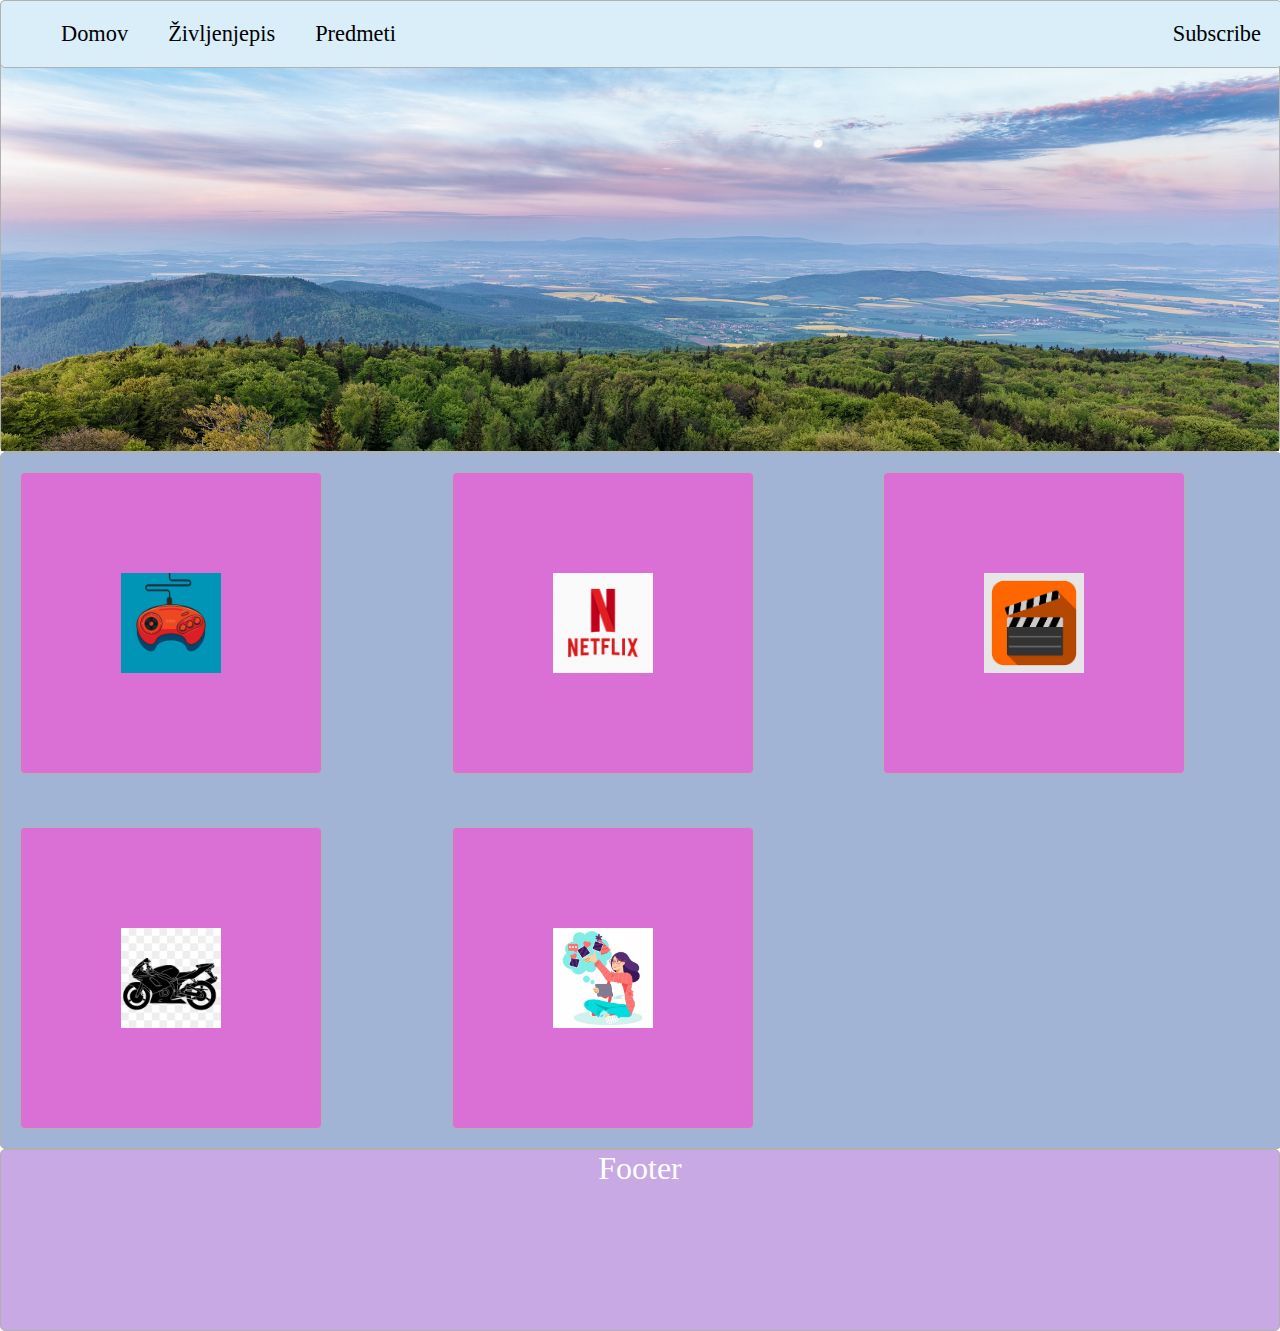
<file: index.html>
<!DOCTYPE html>
<html>
<head>
  <title>Layout Master</title>
  <link rel="stylesheet" type="text/css" href="./style.css">
</head>
<body>
  <nav class="zone blue sticky">
    <ul class="main-nav">
      <li><a href="index.html">Domov</a></li>
      <li><a href="omeni.html">Življenjepis</a></li>
      <li><a href="predmeti.html">Predmeti</a></li>
      <li class="push"><a href="https://mailchi.mp/0c4f06153ad4/horvat">Subscribe</a></li>
    </ul>
  </nav>
    
  <div class="container zone ozadje"><img class="cover" src="./img/backround.jfif"></div>
  <div class="zone blueish grid-wrapper">
    <div class="box zone"><img src="./img/110-sega-megdrive.png"><p>Moje najljubše igre</p></div>
    <div class="box zone"><img src="./img/serije.png"><p>Moje najljubše serije</p></div>
    <div class="box zone"><img src="./img/filmi.png"><p>Moji najljubši filmi</p></div>
    <div class="box zone"><img src="./img/hobi.jpg"><p>Moji hobji</p></div>
    <div class="box zone"><img src="./img/spomini.jpg"><p>Moji najljubši trenutki</p></div>
  </div>
  <footer class="zone futr">Footer</footer>
</body> 
</html>
</file>
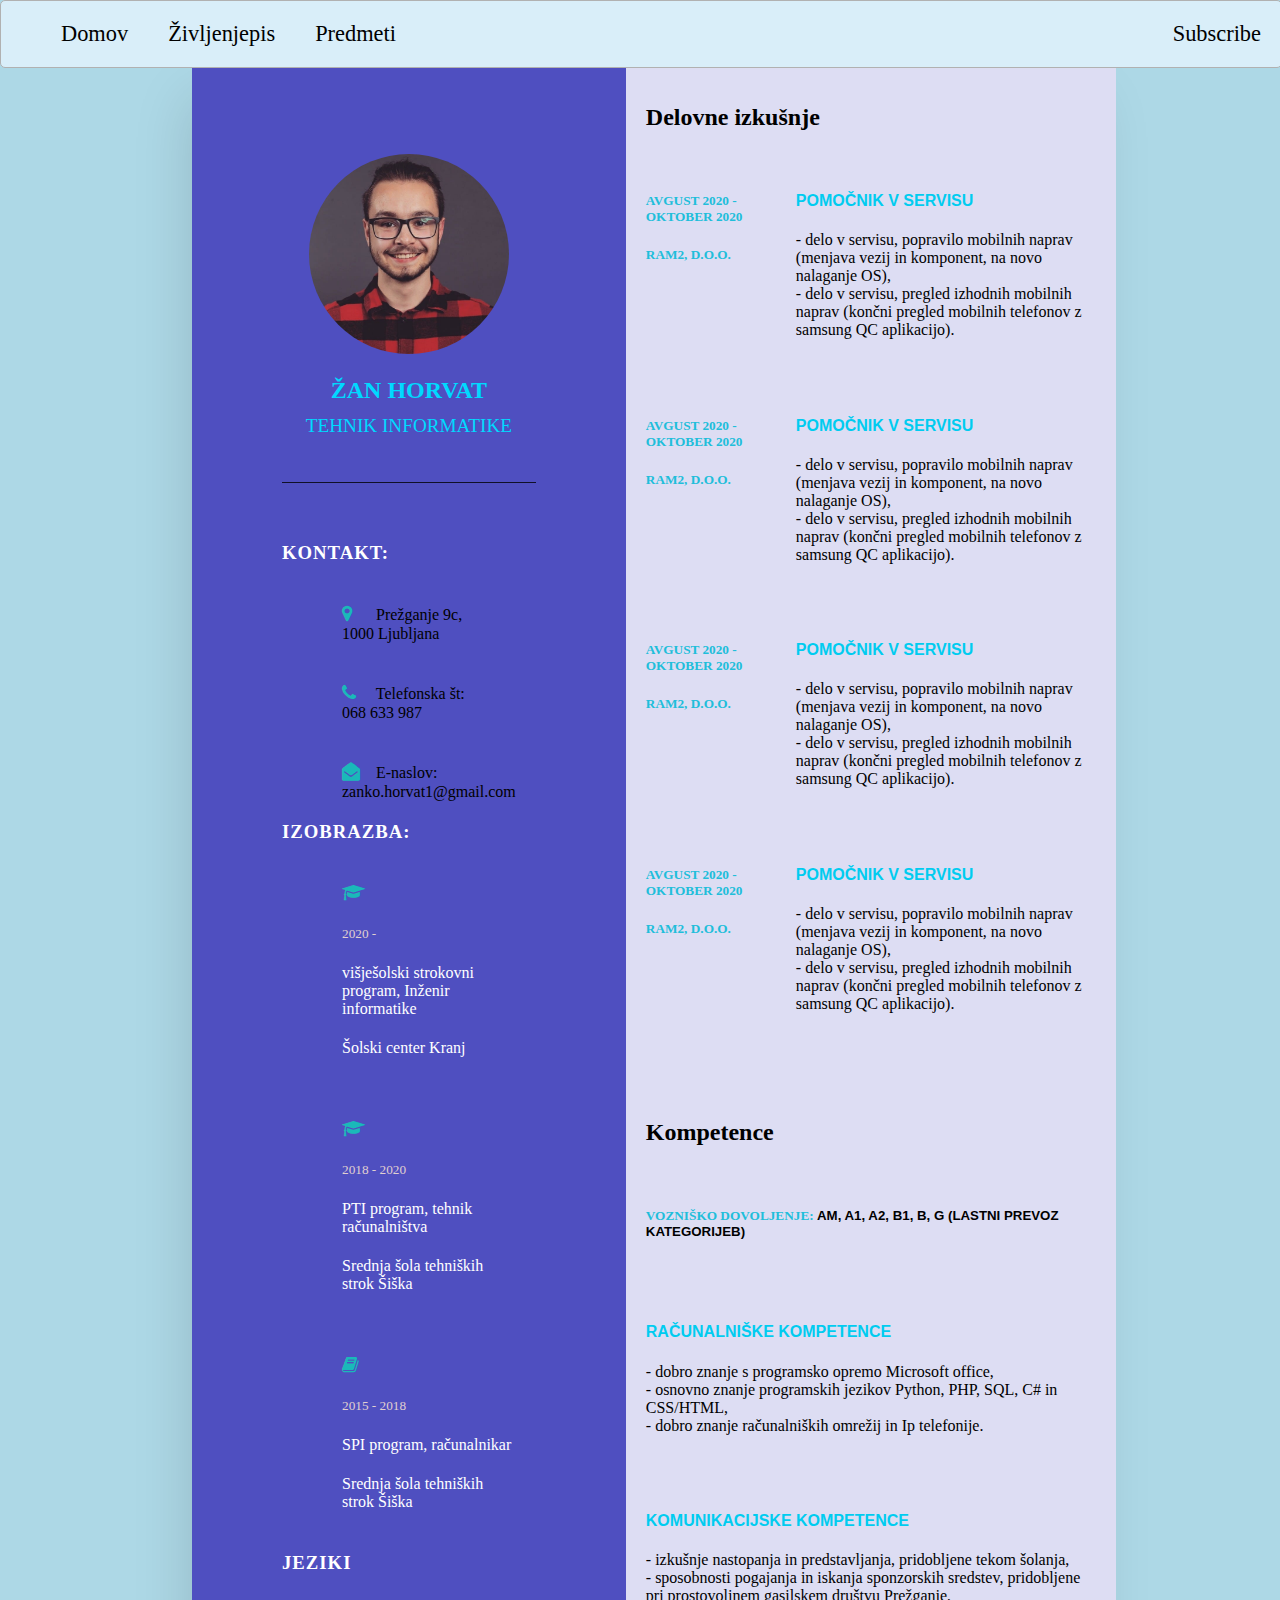
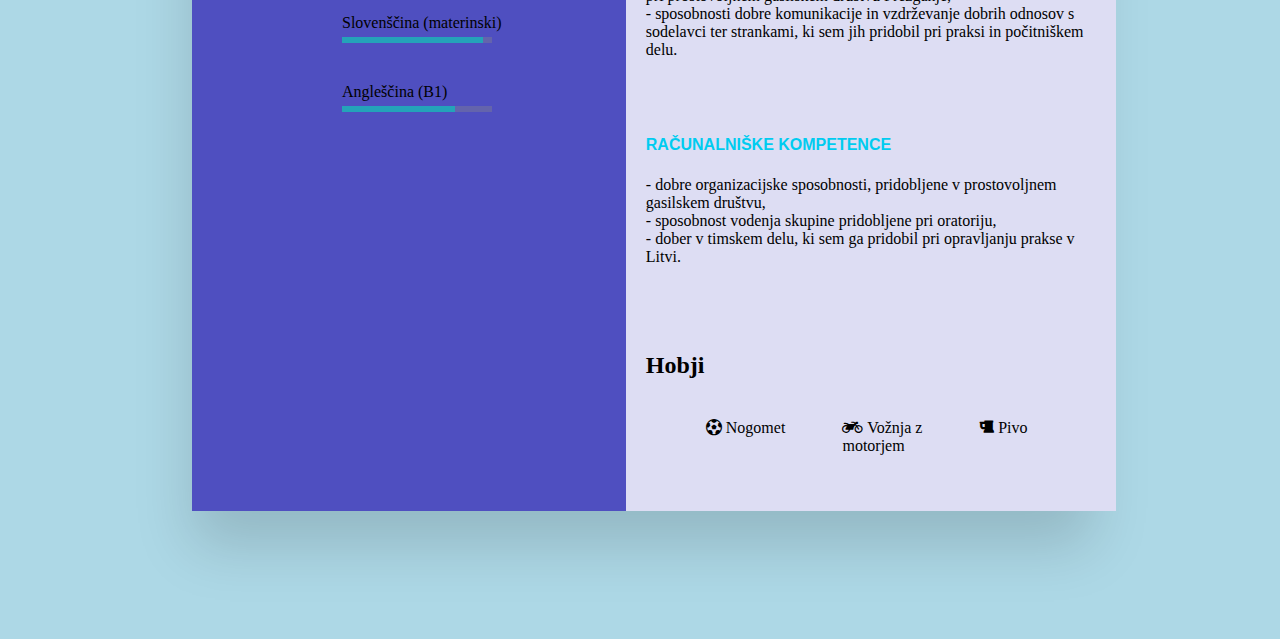
<file: omeni.html>
<!DOCTYPE html>
<html>
    <title>Življenjepis</title>
    <link rel="stylesheet" type="text/css" href="./style.css">
    <link rel="stylesheet" href="https://cdnjs.cloudflare.com/ajax/libs/font-awesome/4.7.0/css/font-awesome.css" integrity="sha512-5A8nwdMOWrSz20fDsjczgUidUBR8liPYU+WymTZP1lmY9G6Oc7HlZv156XqnsgNUzTyMefFTcsFH/tnJE/+xBg==" crossorigin="anonymous" referrerpolicy="no-referrer" />
    <body class="bodyziv">
      <nav class="zone blue sticky">
        <ul class="main-nav">
          <li><a href="index.html">Domov</a></li>
          <li><a href="omeni.html">Življenjepis</a></li>
          <li><a href="predmeti.html">Predmeti</a></li>
          <li class="push"><a href="https://mailchi.mp/0c4f06153ad4/horvat">Subscribe</a></li>
        </ul>
      </nav>
          <div class="zivljenjepis">
            <div class="leva-stran">
              <div class="profil">
                <div class="imgBox">
                  <img src="./img/profiljpg.jpg">
                </div>
                <h2>Žan Horvat<br><span>Tehnik informatike</span></h2>
              </div>
              <div class="kontakt">
                <h3 class="info">Kontakt:</h3>
                <ul>
                  <li>
                    <span class="icon"><i class="fa fa-map-marker" aria-hidden="true"></i>
                    </span>
                    <span class="text">Prežganje 9c, <br>1000 Ljubljana</span>
                  </li>
                  <li>
                    <span class="icon"><i class="fa fa-phone" aria-hidden="true"></i>
                    </span>
                    <span class="text">Telefonska št: <br>068 633 987</span>
                  </li>
                  <li>
                    <span class="icon"><i class="fa fa-envelope-open" aria-hidden="true"></i>
                    </span>
                    <span class="text">E-naslov: <br>zanko.horvat1@gmail.com</span>
                  </li>
                </ul>
              </div>

              <div class="kontakt izobrazba">
                <h3 class="info">Izobrazba:</h3>
                <ul>
                  <li>
                    <span class="icon"><i class="fa fa-graduation-cap" aria-hidden="true"></i>
                    </span>
                    <h5>2020 -</h5>
                    <h4>višješolski strokovni program, Inženir informatike </h4>
                    <h4>Šolski center Kranj</h4>
                  </li>
                  <li>
                    <span class="icon"><i class="fa fa-graduation-cap" aria-hidden="true"></i>
                    </span>
                    <h5>2018 - 2020</h5>
                    <h4>PTI program, tehnik računalništva </h4>
                    <h4>Srednja šola tehniških strok Šiška</h4>
                  </li>
                  <li>
                    <span class="icon"><i class="fa fa-book" aria-hidden="true"></i>
                    </span>
                    <h5>2015 - 2018</h5>
                    <h4>SPI program, računalnikar </h4>
                    <h4>Srednja šola tehniških strok Šiška</h4>
                  </li>
                </ul>
              </div>
              <div class="kontakt jezik">
                <h3 class="info">Jeziki</h3>
                <ul>
                  <li>
                    <span class="text">Slovenščina (materinski)</span>
                    <span class="percent">
                      <div style="width: 94%;"></div>
                    </span>
                  </li>
                  <li>
                    <span class="text">Angleščina (B1)</span>
                    <span class="percent">
                      <div style="width: 75%;"></div>
                    </span>
                  </li>
                </ul>
              </div>
            </div>
            <div class="desna-stran">
              <div class="about">
                <h2 class="title3">Delovne izkušnje</h2>
                <div class="boks">
                  <div class="year_company">
                    <h5>avgust 2020 - oktober 2020</h5>
                    <h5>Ram2, d.o.o.</h5>
                  </div>
                  <div class="text">
                    <h4> Pomočnik v servisu</h4>
                    <p>
                      -	delo  v servisu, popravilo mobilnih naprav (menjava vezij in komponent, na novo nalaganje OS),<br>
                      -	delo v servisu, pregled izhodnih mobilnih naprav (končni pregled mobilnih telefonov z samsung QC aplikacijo).                      
                    </p>
                  </div>
                </div>
                <div class="boks">
                  <div class="year_company">
                    <h5>avgust 2020 - oktober 2020</h5>
                    <h5>Ram2, d.o.o.</h5>
                  </div>
                  <div class="text">
                    <h4> Pomočnik v servisu</h4>
                    <p>
                      -	delo  v servisu, popravilo mobilnih naprav (menjava vezij in komponent, na novo nalaganje OS),<br>
                      -	delo v servisu, pregled izhodnih mobilnih naprav (končni pregled mobilnih telefonov z samsung QC aplikacijo).                      
                    </p>
                  </div>
                </div>
                <div class="boks">
                  <div class="year_company">
                    <h5>avgust 2020 - oktober 2020</h5>
                    <h5>Ram2, d.o.o.</h5>
                  </div>
                  <div class="text">
                    <h4> Pomočnik v servisu</h4>
                    <p>
                      -	delo  v servisu, popravilo mobilnih naprav (menjava vezij in komponent, na novo nalaganje OS),<br>
                      -	delo v servisu, pregled izhodnih mobilnih naprav (končni pregled mobilnih telefonov z samsung QC aplikacijo).                      
                    </p>
                  </div>
                </div>
                <div class="boks">
                  <div class="year_company">
                    <h5>avgust 2020 - oktober 2020</h5>
                    <h5>Ram2, d.o.o.</h5>
                  </div>
                  <div class="text">
                    <h4> Pomočnik v servisu</h4>
                    <p>
                      -	delo  v servisu, popravilo mobilnih naprav (menjava vezij in komponent, na novo nalaganje OS),<br>
                      -	delo v servisu, pregled izhodnih mobilnih naprav (končni pregled mobilnih telefonov z samsung QC aplikacijo).                      
                    </p>
                  </div>
                </div>
              </div>
              <div class="about">
                <h2 class="title3">Kompetence</h2>
                  <div class="boks">
                    <div class="year_company">
                      <h5>Vozniško dovoljenje: <span>AM, A1, A2, B1, B, G (lastni prevoz kategorijeB)</span></h5>
                    </div>
                  </div>
                  <div class="boks">
                    <div class="text">
                      <h4>Računalniške kompetence</h4>
                      <p>
                        -	dobro znanje s programsko opremo Microsoft office,<br>
                        -	osnovno znanje programskih jezikov Python, PHP, SQL, C# in CSS/HTML, <br>
                        -	dobro znanje računalniških omrežij in Ip telefonije.                  
                      </p>
                    </div>
                  </div>
                  <div class="boks">
                    <div class="text">
                      <h4>Komunikacijske kompetence</h4>
                      <p>
                        -	izkušnje nastopanja in predstavljanja, pridobljene tekom šolanja,<br>
                        -	sposobnosti pogajanja in iskanja sponzorskih sredstev, pridobljene pri prostovoljnem gasilskem društvu Prežganje,<br>
                        -	sposobnosti dobre komunikacije in vzdrževanje dobrih odnosov s sodelavci ter strankami, ki sem jih pridobil pri praksi in počitniškem delu.
                 
                      </p>
                    </div>
                  </div>
                  <div class="boks">
                    <div class="text">
                      <h4>Računalniške kompetence</h4>
                      <p>
                        -	dobre organizacijske sposobnosti, pridobljene v prostovoljnem gasilskem društvu,<br>
                        -	sposobnost vodenja skupine pridobljene pri oratoriju,<br>
                        -	dober v timskem delu, ki sem ga pridobil pri opravljanju prakse v Litvi.                                        
                      </p>
                    </div>
                  </div>
                </div>
                <div class="hobiji"> <!--hobiji--> 
                  <h2 class="title3">Hobji</h2>
                  <ul>
                    <li><i class="fa fa-futbol-o" aria-hidden="true"></i> Nogomet</li>
                    <li><i class="fa fa-motorcycle" aria-hidden="true"></i> Vožnja z motorjem</li>
                    <li><i class="fa fa-beer" aria-hidden="true"></i> Pivo</li>
                  </ul>
                </div>
                </div> <!-- Do sm kao -->
              </div>
              
            </div>
          </div>
    </body>
</html>
</file>
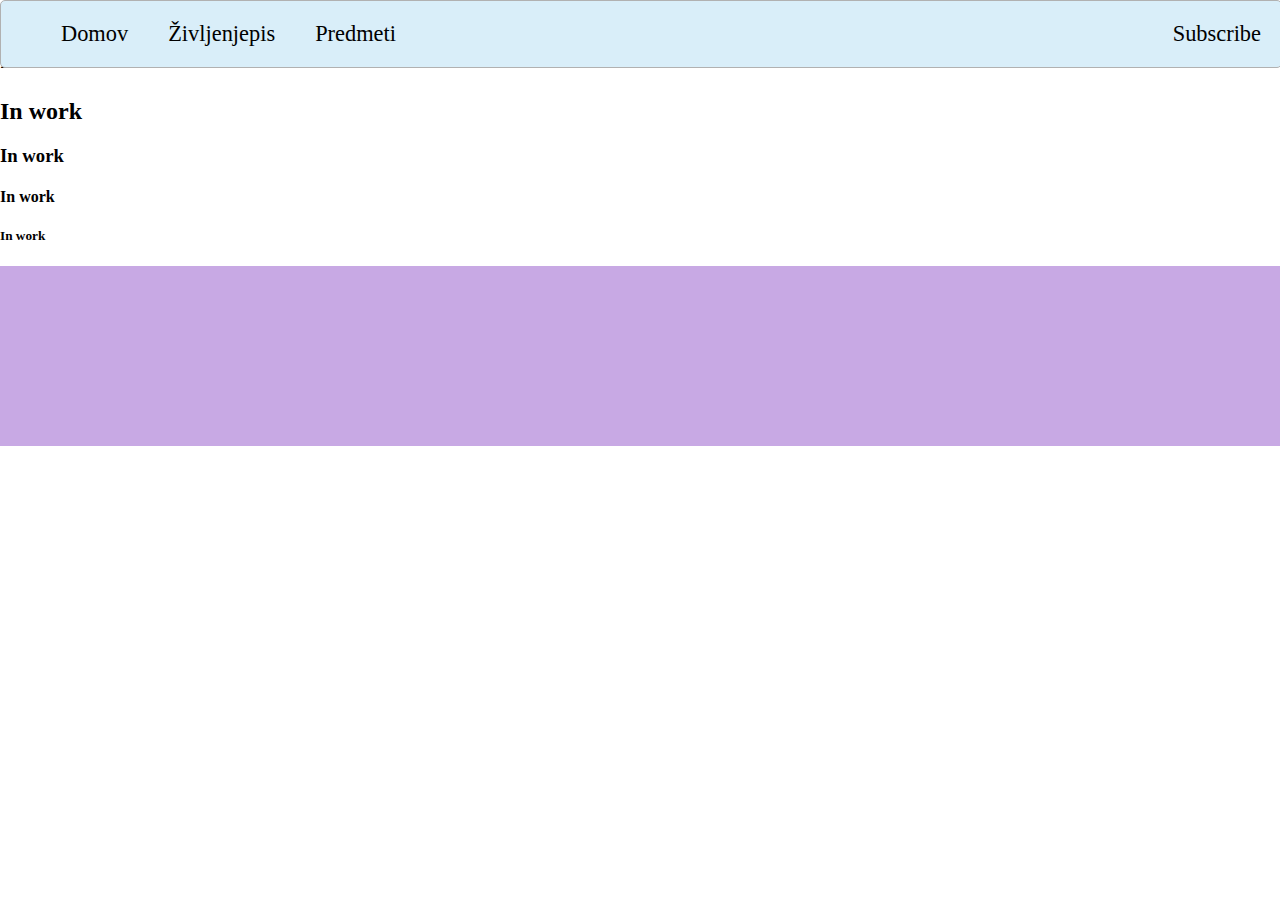
<file: predmeti.html>
<!DOCTYPE html>
<html>
    <title>Predmeti</title>
    <link rel="stylesheet" type="text/css" href="./style.css">
    <body>
        <nav class="zone blue sticky">
            <ul class="main-nav">
              <li><a href="index.html">Domov</a></li>
              <li><a href="omeni.html">Življenjepis</a></li>
              <li><a href="predmeti.html">Predmeti</a></li>
              <li class="push"><a href="https://mailchi.mp/0c4f06153ad4/horvat">Subscribe</a></li>
            </ul>
          </nav>
          <br>
          <h1>In work</h1>
          <h2>In work</h2>
          <h3>In work</h3>
          <h4>In work</h4>
          <h5>In work</h5>
    <footer>
    </footer>
</html>
</file>
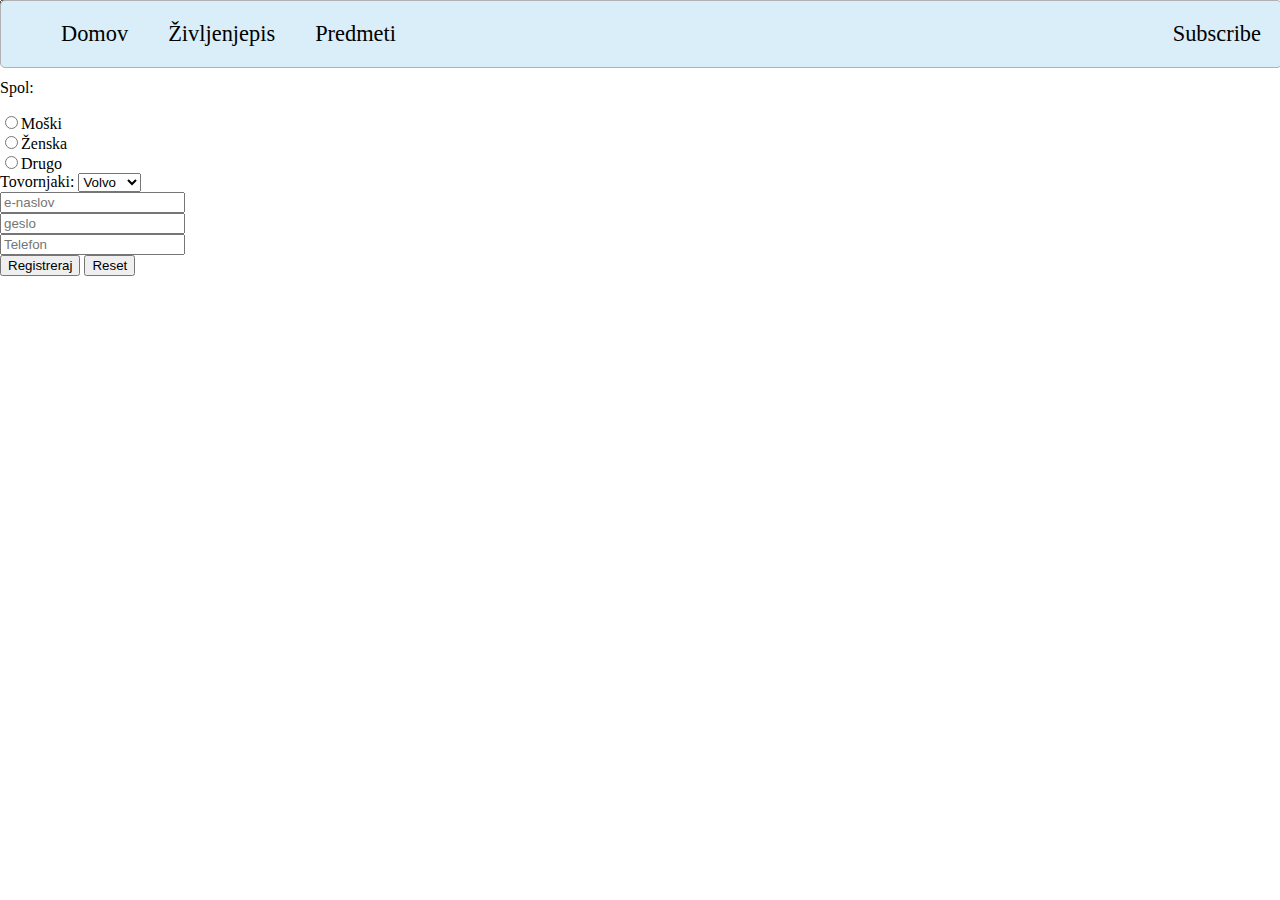
<file: registracija.html>
<!DOCTYPE html>
<html>
    <title>Registracija</title>
    <link rel="stylesheet" type="text/css" href="./style.css">
    <body>
        <nav class="zone blue sticky">
            <ul class="main-nav">
              <li><a href="index.html">Domov</a></li>
              <li><a href="omeni.html">Življenjepis</a></li>
              <li><a href="predmeti.html">Predmeti</a></li>
              <li class="push"><a href="https://mailchi.mp/0c4f06153ad4/horvat">Subscribe</a></li>
            </ul>
          </nav>
        <form>
            <form action=""  method="POST">
                <input type="text" name="Ime" placeholder="Ime"><br>
                <input type="text" name="Priimek" placeholder="Priimek" required><br>
                <input type="date" name="rojdatum" placeholder="Rojstni datum" required><br>
                <p>Spol:</p>
                <input type="radio" name="spol"value="moski" >Moški<br>
                <input type="radio" name="spol"value="zenska">Ženska<br>
                <input type="radio" name="spol" value="helikopter">Drugo<br>
               Tovornjaki:
                <select>
                    <option value="Volvo"> Volvo</option>
                    <option value="Scania"> Scania</option>
                    <option value="Man"> Man</option>
                </select><br>
                <input type="email" name="enaslov" placeholder="e-naslov" required><br>
                <input type="password" name="geslo" placeholder="geslo" min="6" required><br>
                <input type="tel" name="Telefon" placeholder="Telefon" required><br>
                <input type="submit" value="Registreraj">
                <input type="reset">
            </form> 
        </form>
    </body>
</html>
</file>
<file: style.css>
body{
    margin: auto 0;
    background:white;
}
.bodyziv{
    background: lightblue;
}
.zone {
    /* padding:30px 50px;
     margin:40px 60px;*/
     cursor:pointer;
     /*display:inline-block;*/
     color:#FFF;
     font-size:2em;
     border-radius:5px;
     border:1px solid rgb(177, 177, 177);
     transition: all 0.3s linear;
 }
/*NAV*/
.main-nav{
    display: flex;
    list-style: none;
    font-size: 0.7em;
    margin: 0;
    
}
.sticky{
    position: fixed;
    top: 0;
    width: 100%;
}
@media only screen and (max-width: 600px){
    .main-nav{
        font-size: 0.5em;
        padding: 0;
    }
}
.push{
    margin-left: auto;
}
li{
    padding: 20px;
}
a{
    color: rgb(0, 0, 0);
    text-decoration: none;
    
}
/*Cover*/
.container{
    display: flex;
    align-items: center;
    justify-content: center;
    height: 50vh;
}
.zivljenjepis{
    margin: 5% 3% 10% 15%; /*zgori denso spodi levo*/
    width: 100vh;
    min-height: 1000px;
    background: rgb(136, 146, 136);
    display: flex;
    grid-template-columns: 1fr 2fr ;
    box-shadow: 0 35px 55px rgba(0,0,0,0.15);
    align-content: center;
}
.zivljenjepis .leva-stran{
    background: rgb(79, 79, 192);
    padding: 10vh;
    width: 30vh;
}
.profil{
    display: flex;
    flex-direction: column;
    align-items: center;
    padding-bottom: 20px;
    border-bottom: 1px solid rgba(0,0,0,0.8);
}
.profil .imgBox{
    width: 200px;
    height: 200px;
    border-radius: 50%;
    overflow: hidden;
}
.profil .imgBox img{
    top: 0;
    left: 0;
    width: 100%;
    height: 100%;
    object-fit:cover;
}
.profil h2{
    color: rgb(0, 217, 255);
    font-size: 1.5em;
    margin-top: 20px;
    text-transform: uppercase;
    text-align: center;
    font-weight: 600;
    line-height: 1.4em;
}
.kontakt{
    padding-top: 40px;
}
.info{
    color: white;
    text-transform: uppercase;
    font-weight: 600px;
    letter-spacing: 1px;
    margin-bottom: 20px;
}
.kontakt ul li{
    list-style: none;
    /*margin: 10px 0px 0px -50px;*/
    cursor: pointer;
    float:left;

}
.kontakt ul li .icon{
    display: inline-block;
    width: 30px;
    font-size: 18px;
    color: rgb(26, 185, 185);
}
.profil span{
    font-size: 0.8em;
    font-weight: 300;
}
.kontakt .izobrazba li{
    margin-bottom: 15xp;
}
.kontakt.izobrazba h5{
    color:rgb(224, 208, 208);
    font-weight:  500;
}
.kontakt.izobrazba h4:nth-last-child(2){
    color:white;
    font-weight:  500;
}
.kontakt.izobrazba h4{
    color:white;
    font-weight:  300;
}
.kontakt.jezik .percent{
    position:relative;
    height: 6px;
    width: 150px;
    background: rgba(136, 136, 136, 0.363);
    display: block;
    margin-top: 5px;
}
.kontakt.jezik .percent div{
    top: 0;
    left: 0;
    height: 100%;
    background: rgb(36, 163, 185);
}
.zivljenjepis .desna-stran{
    background: rgb(221, 221, 243);
    padding: 20px;
    width: 1000px;
    align-items: left;

}
.about{
    margin-bottom: 50px;
    display: flex;
    flex-direction: column;
    width:50vh;
}
.about:last-child{
    margin-bottom: 0px;
    display: flex;
    flex-direction: column;
    padding-bottom: 20px;
    border-bottom: 1px solid rgba(0,0,0,0.8);
}
.title2{
    color: yellow;
    text-transform: uppercase;
    letter-spacing: 1px;
    margin-bottom: 10px;
}
.about .boks{
    display: flex;
    flex-direction: row;
    margin: 20px 0;
}
.about .boks .year_company{
    min-width: 150px;
}
.about .boks .year_company h5{
    text-transform: uppercase;
    color: rgb(32, 190, 218);
    font-weight: 600;
}
.about .boks .text h4{
    text-transform: uppercase;
    color: rgb(0, 204, 240);
    font-family: 'Trebuchet MS', 'Lucida Sans Unicode', 'Lucida Grande', 'Lucida Sans', Arial, sans-serif;

}
.about .boks span{
    text-transform: uppercase;
    color: rgb(0, 0, 0);
    font-family: 'Trebuchet MS', 'Lucida Sans Unicode', 'Lucida Grande', 'Lucida Sans', Arial, sans-serif;

}
.hobiji ul{
    display: grid;
    grid-template-columns: repeat(3, 1fr);
}
.hobiji ul li{
    list-style-type: none;
}
@media (max-width: 1000px) {
    .zivljenjepis{
        margin: 10px;
        grid-template-columns: repeat(1, 1fr);
    }
    .hobiji{
        grid-template-columns: repeat(2,1fr);
    }
    
}
@media (max-width: 600px) {
    .about .boks{
        flex-direction: column;
    }
    .about .boks .year_company{
        margin-bottom: 5px;
    }
    .hobiji ul{
        grid-template-columns: repeat(1, 1fr);
    }
}
.cover{
    width: 100%;
    height: 100%;
}
/*grid*/
.grid-wrapper{
    display: grid;
    grid-template-columns: repeat(auto-fill, minmax(350px, 1fr));
    grid-gap: 15px;
}
.box > img {
    width: 100%;
}
.box {
    background-color: orchid;
    padding: 100px;
    margin: 19px;
    width: 100px;
    height: 100px;
    font-size: medium;
    color: rgb(255, 255, 255);
}
.box  p{
    display: none;
    transition: 0.3s;
}
footer{
    text-align: center;
    background: rgb(200, 169, 228);
    height: 20vh;
}
.zone:hover {
    -webkit-box-shadow:rgba(0,0,0,0.8) 0px 5px 15px, inset rgba(0,0,0,0.15) 0px -10px 20px;
    -moz-box-shadow:rgba(0,0,0,0.8) 0px 5px 15px, inset rgba(0,0,0,0.15) 0px -10px 20px;
    -o-box-shadow:rgba(0,0,0,0.8) 0px 5px 15px, inset rgba(0,0,0,0.15) 0px -10px 20px;
    box-shadow:rgba(0,0,0,0.8) 0px 5px 15px, inset rgba(0,0,0,0.15) 0px -10px 20px;
}
.box:hover {
    -webkit-transform: rotate(-2deg);
    -webkit-transform:rgba(0,0,0,0.8) 0px 5px 15px, inset rgba(0,0,0,0.15) 0px -10px 20px;
    transform:rgba(112, 103, 103, 0.8) 0px 5px 15px, inset rgba(0,0,0,0.15) 0px -10px 20px;
}
.box:hover p{
    display: block;
}

.green{
    background: #56B870; /* Old browsers */}

.ozadje{
    background: #ffa3a3; /* Old browsers */
}

.yellow{
    background: #fbf701; /* Old browsers */

}
/*https://paulund.co.uk/how-to-create-shiny-css-buttons  -- buttons*/
.blue{
    background: rgb(217, 238, 249); /* Old browsers */

}
.blueish{
    background: rgb(161, 180, 213);
    width: 100%;
    height: 30%;
}
</file>
